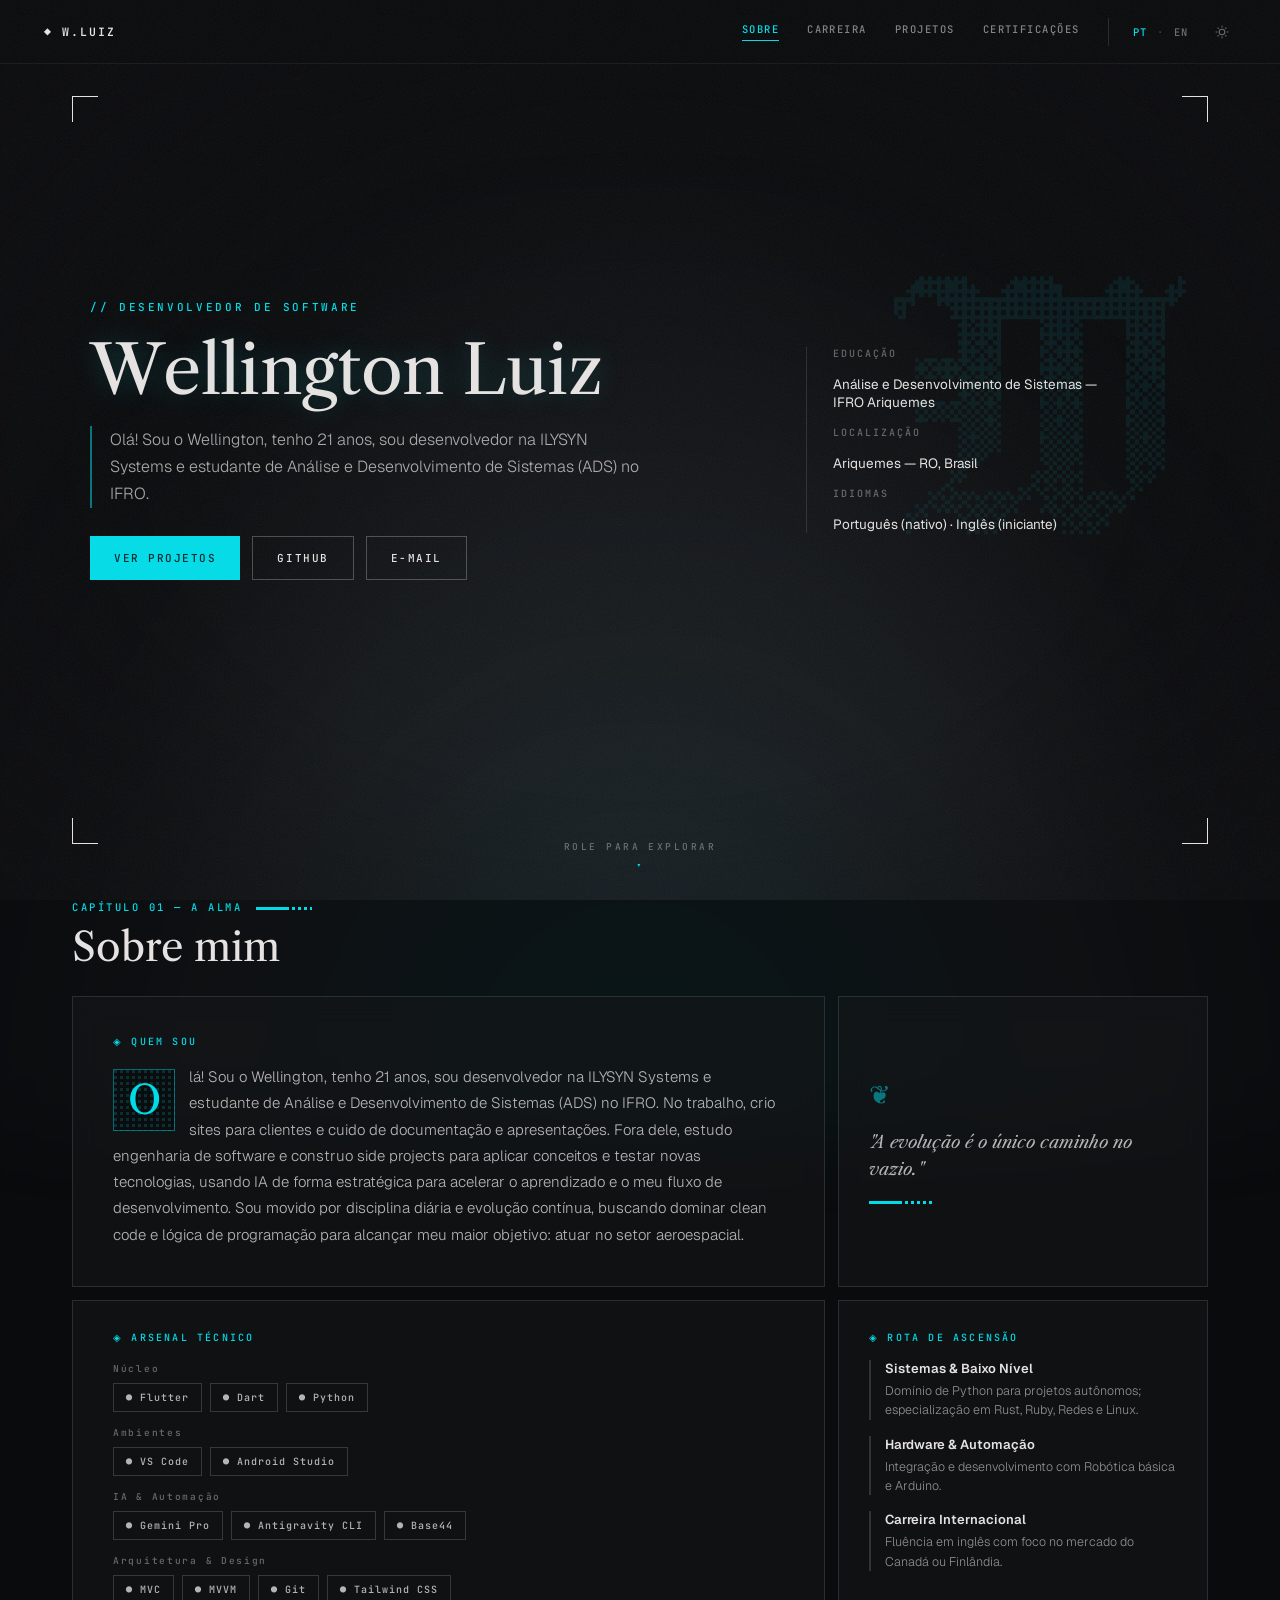
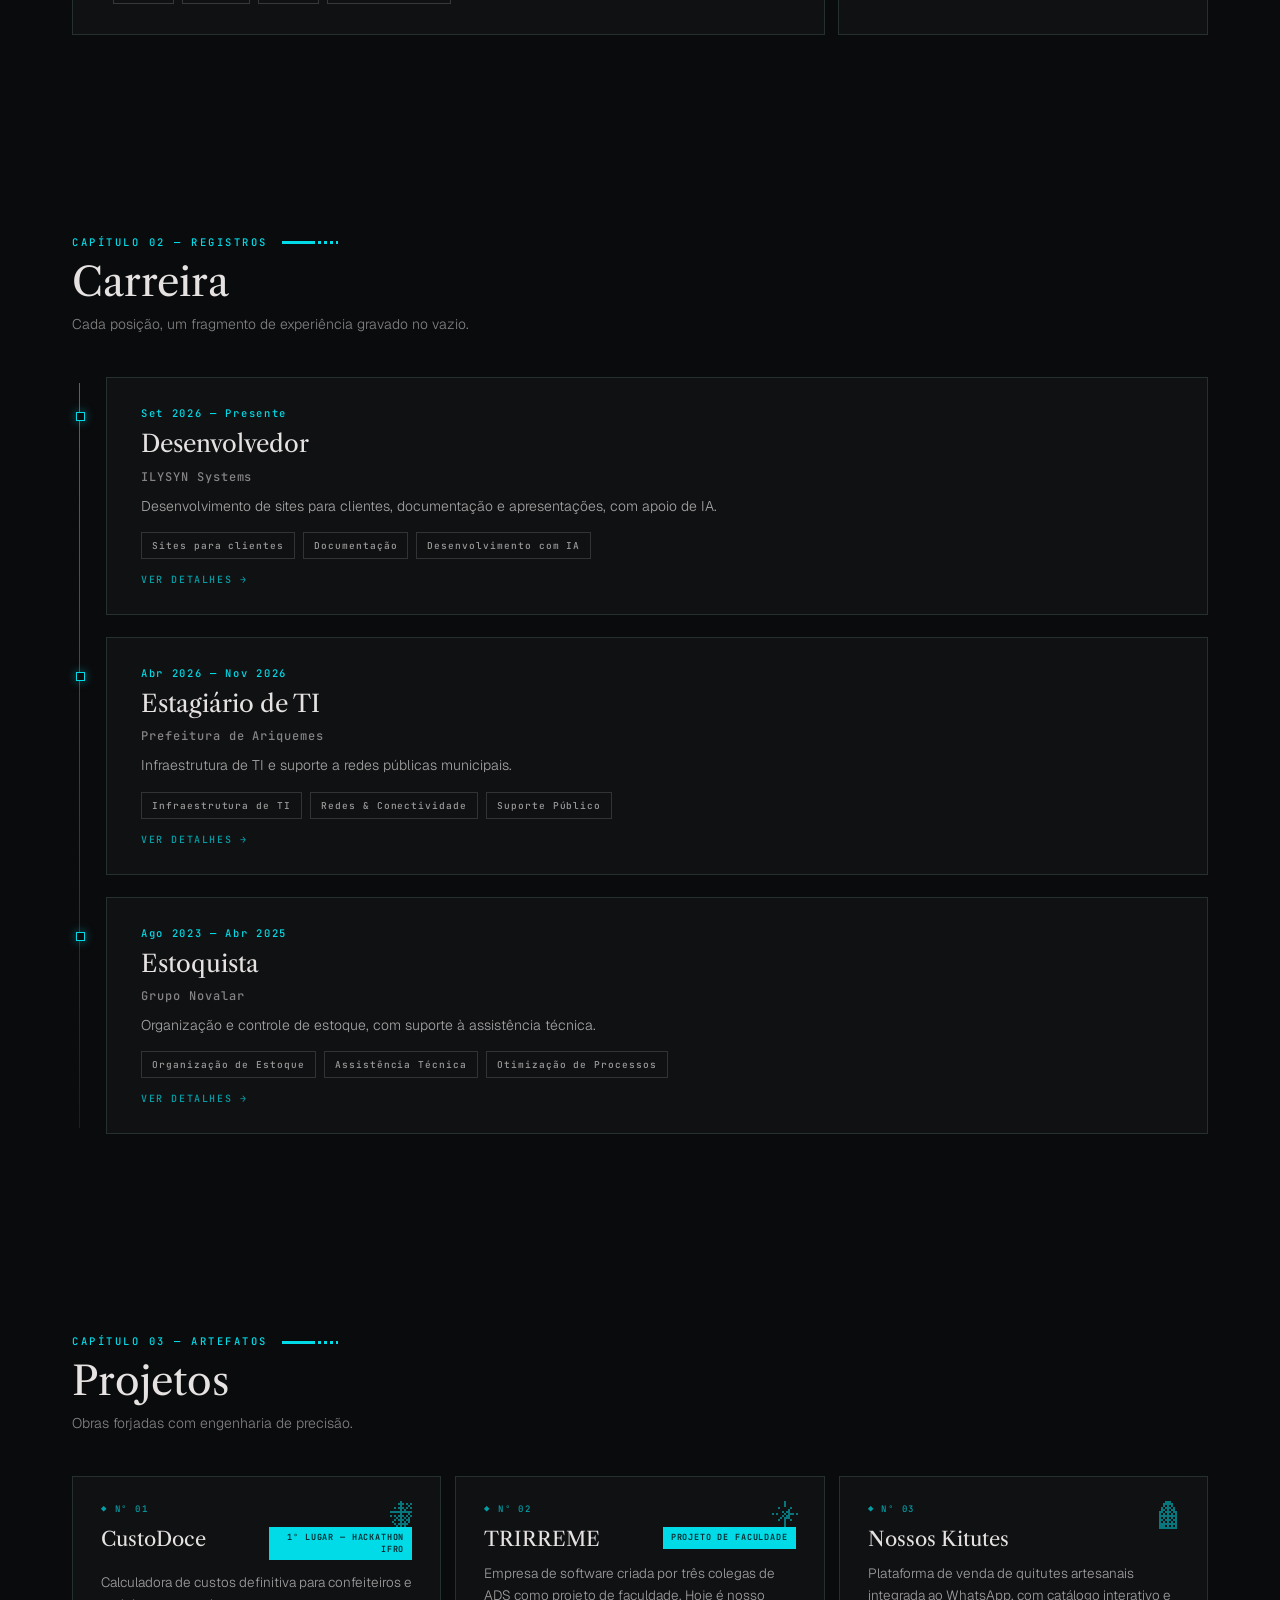
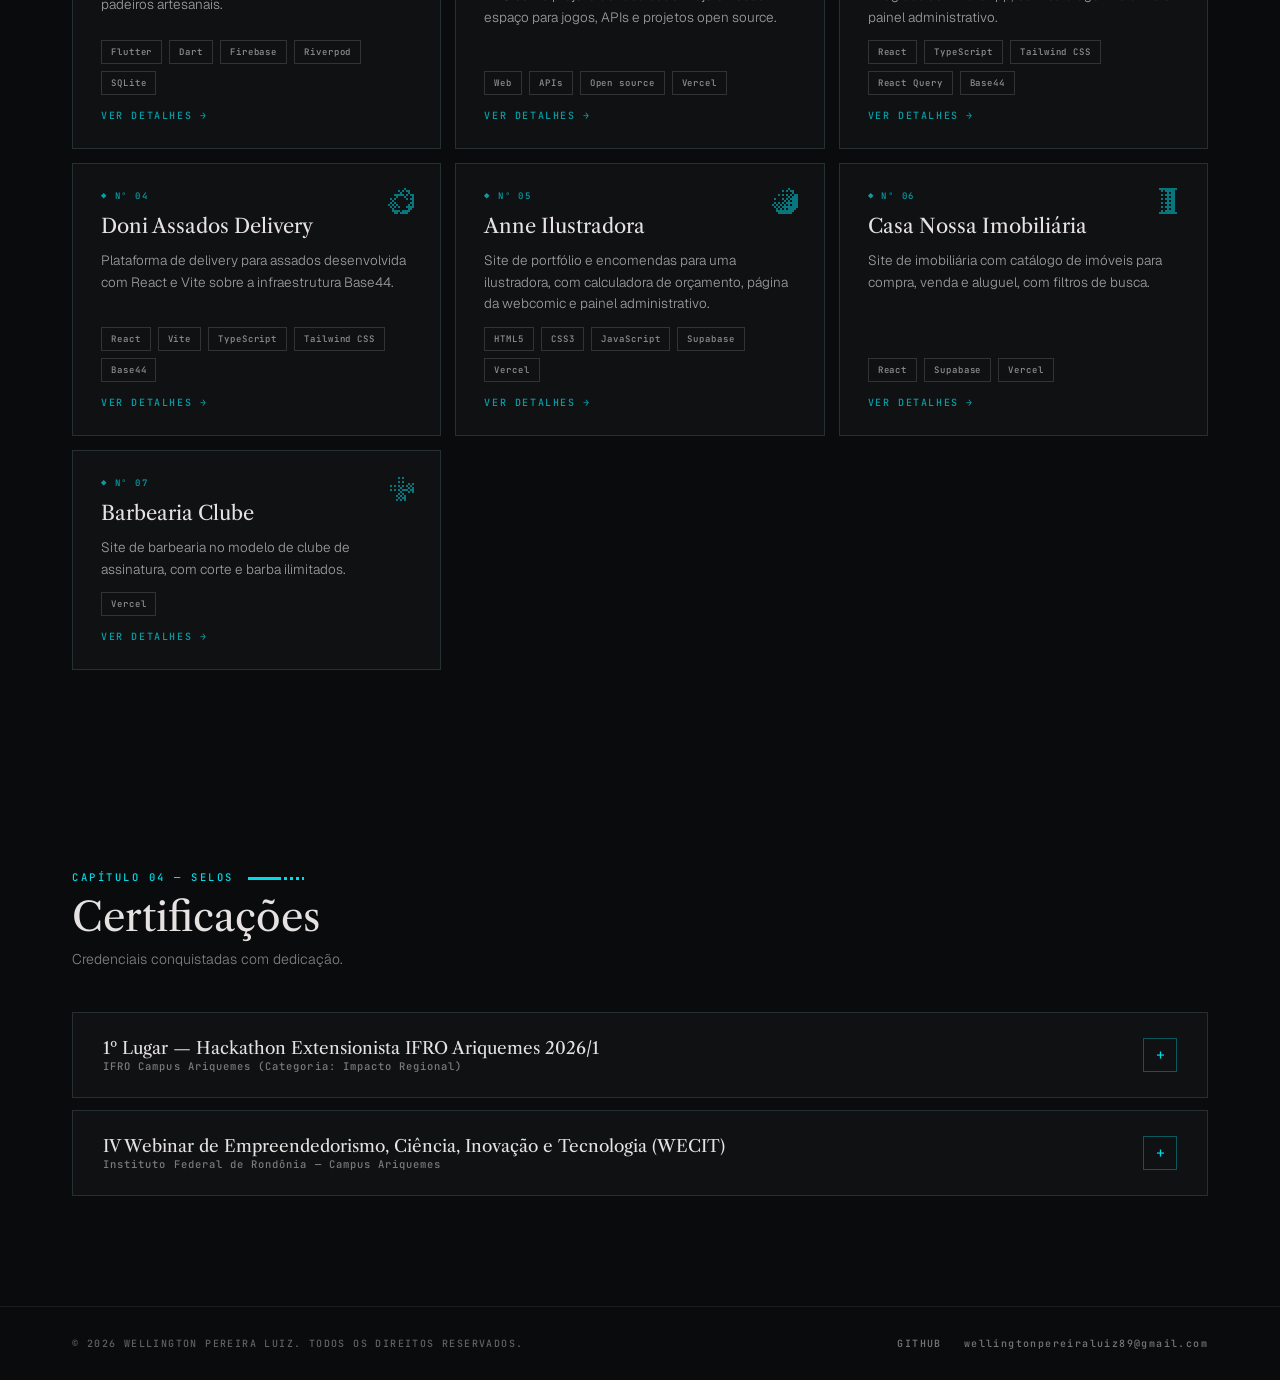
<file: index.html>
<!DOCTYPE html>
<html lang="pt-BR">
<head>
<meta charset="UTF-8">
<meta name="viewport" content="width=device-width, initial-scale=1.0">
<title>Wellington Luiz — Desenvolvedor de Software</title>
<meta name="description" content="Portfólio de Wellington Luiz, desenvolvedor de software em Ariquemes (RO): projetos, carreira e certificações.">
<link rel="canonical" href="https://wellingtonpereiraluiz.github.io/portfolio/">
<meta name="theme-color" content="#0a0b0d">
<!-- theme before first paint: dark by default, light if the visitor chose it -->
<script>try{if(localStorage.getItem('wl_theme')==='light'){document.documentElement.dataset.theme='light';document.querySelector('meta[name="theme-color"]').setAttribute('content','#edebe4')}}catch(e){}</script>

<!-- link previews (LinkedIn, WhatsApp, X…) -->
<meta property="og:type" content="website">
<meta property="og:site_name" content="Wellington Luiz">
<meta property="og:locale" content="pt_BR">
<meta property="og:locale:alternate" content="en_US">
<meta property="og:url" content="https://wellingtonpereiraluiz.github.io/portfolio/">
<meta property="og:title" content="Wellington Luiz — Desenvolvedor de Software">
<meta property="og:description" content="Desenvolvedor na ILYSYN Systems e estudante de ADS no IFRO. Projetos, carreira e certificações.">
<meta property="og:image" content="https://wellingtonpereiraluiz.github.io/portfolio/assets/og-image.jpg">
<meta property="og:image:type" content="image/jpeg">
<meta property="og:image:width" content="1200">
<meta property="og:image:height" content="630">
<meta property="og:image:alt" content="Wellington Luiz — Desenvolvedor de Software">
<meta name="twitter:card" content="summary_large_image">
<meta name="twitter:title" content="Wellington Luiz — Desenvolvedor de Software">
<meta name="twitter:description" content="Desenvolvedor na ILYSYN Systems e estudante de ADS no IFRO. Projetos, carreira e certificações.">
<meta name="twitter:image" content="https://wellingtonpereiraluiz.github.io/portfolio/assets/og-image.jpg">
<meta name="twitter:image:alt" content="Wellington Luiz — Desenvolvedor de Software">

<link rel="icon" href="assets/favicon.svg" type="image/svg+xml">
<link rel="icon" href="assets/favicon-32.png" type="image/png" sizes="32x32">
<link rel="apple-touch-icon" href="assets/apple-touch-icon.png">
<link rel="preconnect" href="https://fonts.googleapis.com">
<link rel="preconnect" href="https://fonts.gstatic.com" crossorigin>
<link href="https://fonts.googleapis.com/css2?family=Libre+Caslon+Text:ital,wght@0,400;0,700;1,400&family=Geist:wght@300;400;500;600&family=JetBrains+Mono:wght@400;500;600&family=Jacquard+24&display=swap" rel="stylesheet">
<link rel="stylesheet" href="css/style.css">
</head>
<body>

<!-- atmospheric fixed layers -->
<div class="bg-base" aria-hidden="true"></div>
<div class="bg-fog" id="fogLayer" aria-hidden="true"></div>
<div class="bg-embers" id="embersLayer" aria-hidden="true"></div>
<div class="bg-vignette" aria-hidden="true"></div>
<div class="bg-grain" aria-hidden="true"></div>

<!-- shown only when JavaScript is off; the full site is rendered by js/app.js -->
<noscript>
  <main class="noscript">
    <p class="noscript-kicker">// DESENVOLVEDOR DE SOFTWARE</p>
    <h1>Wellington Luiz</h1>
    <p>Desenvolvedor na ILYSYN Systems e estudante de Análise e Desenvolvimento de Sistemas no IFRO, em Ariquemes (RO).</p>
    <p>Ative o JavaScript para ver projetos, carreira e certificações.</p>
    <p class="noscript-links">
      <a href="https://github.com/WellingtonPereiraLuiz">GitHub</a>
      <a href="mailto:wellingtonpereiraluiz89@gmail.com">wellingtonpereiraluiz89@gmail.com</a>
    </p>
  </main>
</noscript>

<!-- app root: navbar + sections + footer, rebuilt on lang/data change -->
<div id="app"></div>

<!-- modal (rendered on demand) -->
<div id="modalRoot"></div>

<!-- toast -->
<div id="toastRoot"></div>

<script src="js/supabase.js"></script>
<script src="js/validate.js"></script>
<script src="js/app.js"></script>
</body>
</html>
</file>
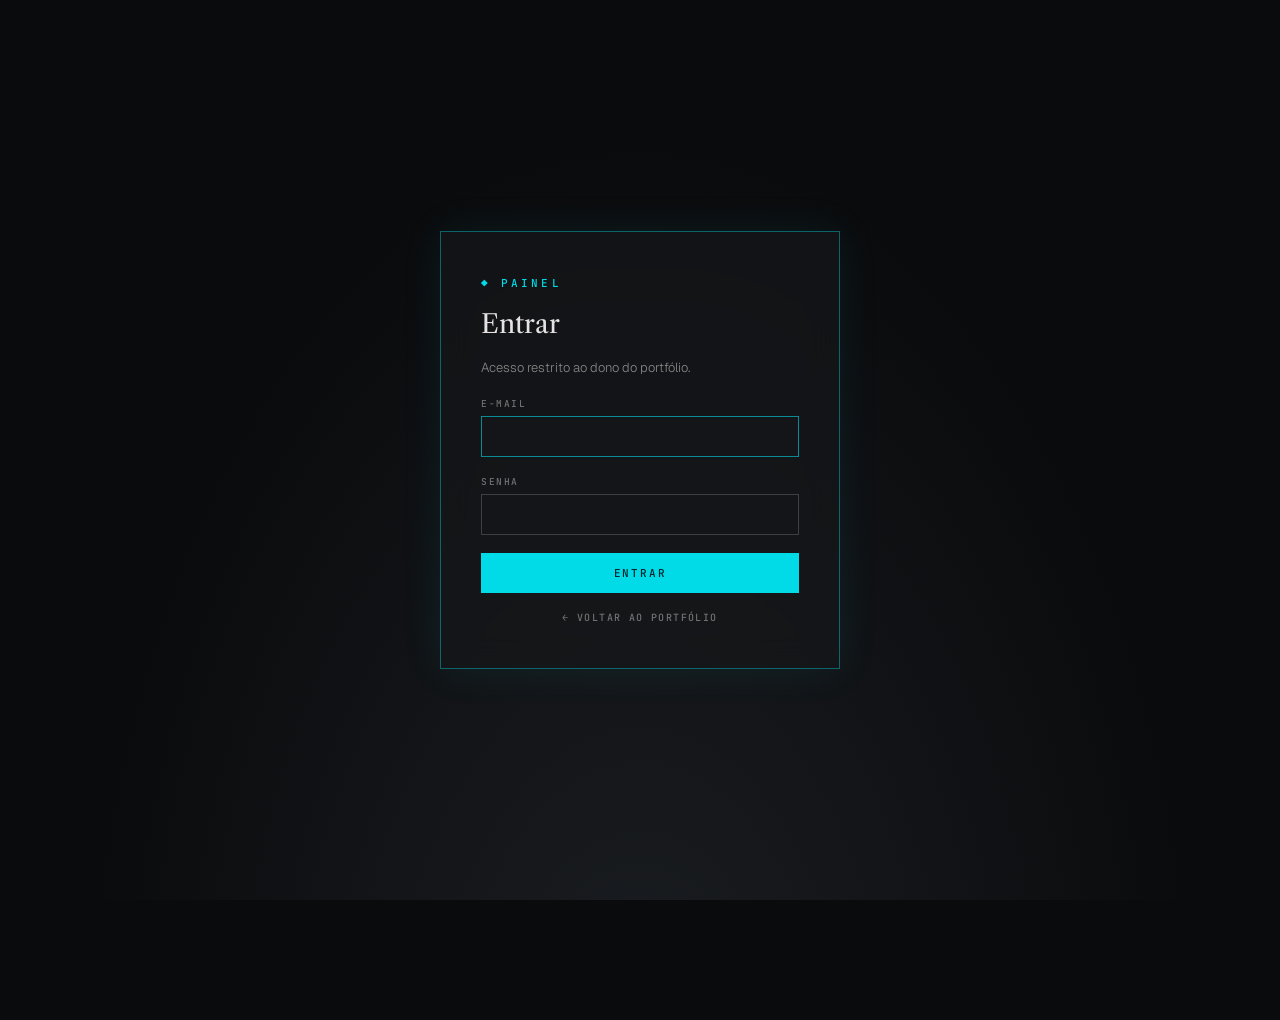
<file: admin.html>
<!DOCTYPE html>
<html lang="pt-BR">
<head>
<meta charset="UTF-8">
<meta name="viewport" content="width=device-width, initial-scale=1.0">
<meta name="robots" content="noindex, nofollow">
<title>Painel — Wellington Luiz</title>
<link rel="icon" href="assets/favicon.svg" type="image/svg+xml">
<link rel="icon" href="assets/favicon-32.png" type="image/png" sizes="32x32">
<link rel="preconnect" href="https://fonts.googleapis.com">
<link rel="preconnect" href="https://fonts.gstatic.com" crossorigin>
<link href="https://fonts.googleapis.com/css2?family=Libre+Caslon+Text:ital,wght@0,400;0,700;1,400&family=Geist:wght@300;400;500;600&family=JetBrains+Mono:wght@400;500;600&display=swap" rel="stylesheet">
<link rel="stylesheet" href="css/style.css">
<link rel="stylesheet" href="css/admin.css">
</head>
<body>

<div class="bg-base" aria-hidden="true"></div>

<!-- panel root: login, editor and error screens are rendered by js/admin.js -->
<main id="painel" class="painel">
  <noscript><p class="painel-hint">O painel precisa de JavaScript.</p></noscript>
</main>

<!-- toast -->
<div id="toastRoot"></div>

<script src="js/supabase.js"></script>
<script src="js/validate.js"></script>
<script src="js/auth.js"></script>
<script src="js/admin.js"></script>
</body>
</html>
</file>
<file: css/style.css>
:root {
  --bg: #0a0b0d;
  --bg-alt: #1b1e22;
  --panel: rgb(var(--panel-rgb) / .55);
  --panel-border: rgb(var(--panel-edge-rgb) / .55);
  --text: #e5e2e1;
  --cyan: #00dbe7;
  --cyan-light: #74f5ff;
  --cyan-ink: #00262a;
  --pink: #ff4a8d;
  --font-serif: 'Libre Caslon Text', serif;
  --font-sans: 'Geist', system-ui, sans-serif;
  --font-mono: 'JetBrains Mono', monospace;
  --font-gothic: 'Jacquard 24', serif;
  /* the same colors as channels, so they can take any opacity */
  --accent-rgb: 0 219 231;
  --accent-light-rgb: 116 245 255;
  --text-rgb: 229 226 225;
  --text-a: 1;              /* light theme raises the faded text a little */
  --line-rgb: 255 255 255;
  --bg-rgb: 10 11 13;
  --panel-rgb: 22 24 27;
  --panel-edge-rgb: 58 73 75;
  --fog-rgb: 120 130 140;
  --ember-pink: #ffb1c4;
  --scroll-thumb: #2a2d31;
  --modal-top: #12151a;
  --modal-bottom: #0e1013;
  --grain-blend: normal;
  color-scheme: dark;
}
/* light theme: the same layout on parchment, with cobalt ink in place of cyan */
:root[data-theme="light"] {
  --bg: #edebe4;
  --bg-alt: #e2dfd4;
  --text: #17171c;
  --cyan: #1e34d6;
  --cyan-light: #14249c;
  --cyan-ink: #f4f2ec;
  --pink: #c4185a;
  --accent-rgb: 30 52 214;
  --accent-light-rgb: 20 36 156;
  --text-rgb: 23 23 28;
  --text-a: 1.45;
  --line-rgb: 23 23 28;
  --bg-rgb: 237 235 228;
  --panel-rgb: 250 249 244;
  --panel-edge-rgb: 30 52 214;
  --fog-rgb: 150 150 160;
  --ember-pink: #c4185a;
  --scroll-thumb: #c9c5b8;
  --modal-top: #f4f2ec;
  --modal-bottom: #edebe4;
  --grain-blend: multiply;
  color-scheme: light;
}

* { box-sizing: border-box; }

html {
  background: var(--bg);
  -webkit-text-size-adjust: 100%; text-size-adjust: 100%; /* no font inflation on iOS landscape */
}
/* scroll lock while a modal is open (stops the page moving behind it on phones) */
html.modal-open { overflow: hidden; }

body {
  margin: 0;
  background: var(--bg);
  font-family: var(--font-sans);
  color: var(--text);
  position: relative;
  min-height: 100vh;
  overflow-x: hidden;
  -webkit-tap-highlight-color: transparent; /* custom :active feedback below instead of the grey flash */
}

a { color: var(--cyan); }
a:hover { color: var(--cyan-light); }

::selection { background: rgb(var(--accent-rgb) / .25); }

::-webkit-scrollbar { width: 10px; }
::-webkit-scrollbar-track { background: var(--bg); }
::-webkit-scrollbar-thumb { background: var(--scroll-thumb); }
::-webkit-scrollbar-thumb:hover { background: var(--cyan); }

/* ── keyframes ── */
@keyframes emberRise {
  0% { transform: translateY(0); opacity: 0; }
  10% { opacity: .9; }
  100% { transform: translateY(-110vh); opacity: 0; }
}
@keyframes fogDrift {
  0% { transform: translateX(-4%); }
  100% { transform: translateX(4%); }
}
@keyframes bob {
  0%, 100% { transform: translateY(0); }
  50% { transform: translateY(7px); }
}
@keyframes overlayIn { from { opacity: 0; } to { opacity: 1; } }
@keyframes modalIn {
  0% { opacity: 0; transform: translateY(34px) scale(.965); filter: blur(10px); }
  100% { opacity: 1; transform: translateY(0) scale(1); filter: blur(0); }
}
@keyframes modalLineGrow { from { width: 0; } to { width: 64px; } }

@keyframes revealIn {
  from { opacity: 0; transform: translateY(38px) scale(.985); filter: blur(7px); }
  to { opacity: 1; transform: translateY(0) scale(1); filter: blur(0); }
}

/* ── atmospheric layers ── */
.bg-base {
  position: fixed; inset: 0; z-index: 0; pointer-events: none;
  background: radial-gradient(ellipse at 50% 120%, var(--bg-alt) 0%, var(--bg) 62%);
}
.bg-fog {
  position: fixed; left: -10%; right: -10%; bottom: -42%; height: 72%; z-index: 0;
  background: radial-gradient(ellipse at 50% 100%, rgb(var(--accent-rgb) / .11) 0%, rgb(var(--fog-rgb) / .09) 40%, transparent 75%);
  filter: blur(32px); pointer-events: none; opacity: .55;
  animation: fogDrift 15s ease-in-out infinite alternate;
  transition: transform 1.6s cubic-bezier(.22,1,.36,1), opacity 1.6s ease;
  will-change: transform;
}
.bg-fog.surge { transform: translateY(-46%) scaleY(1.5); }
.bg-embers { position: fixed; inset: 0; z-index: 0; pointer-events: none; }
.ember {
  position: absolute; bottom: -4px; border-radius: 0; opacity: 0; /* square: pixels, not sparks */
  animation-name: emberRise; animation-timing-function: linear; animation-iteration-count: infinite;
}
.bg-vignette {
  position: fixed; inset: 0; z-index: 0; pointer-events: none;
  background: radial-gradient(ellipse at 50% 50%, transparent 55%, rgb(var(--bg-rgb) / .55) 100%);
}

/* ── cinematic: film grain ── */
/* a small noise tile (SVG turbulence) at very low opacity; it only drifts on desktop,
   phones keep it still so the full-screen layer never repaints */
.bg-grain {
  position: fixed; inset: 0; z-index: 45; pointer-events: none; opacity: .055;
  background-image: url("data:image/svg+xml,%3Csvg xmlns='http://www.w3.org/2000/svg' width='180' height='180'%3E%3Cfilter id='n'%3E%3CfeTurbulence type='fractalNoise' baseFrequency='.85' numOctaves='2' stitchTiles='stitch'/%3E%3CfeColorMatrix values='0 0 0 0 1  0 0 0 0 1  0 0 0 0 1  0 0 0 .9 0'/%3E%3C/filter%3E%3Crect width='100%25' height='100%25' filter='url(%23n)'/%3E%3C/svg%3E");
  background-size: 180px 180px; mix-blend-mode: var(--grain-blend);
}
@media (hover: hover) and (min-width: 721px) {
  .bg-grain { animation: grainShift .9s steps(6) infinite; }
}
@keyframes grainShift {
  0% { background-position: 0 0; }      20% { background-position: -42px 27px; }
  40% { background-position: 61px -18px; } 60% { background-position: -23px -54px; }
  80% { background-position: 38px 46px; } 100% { background-position: 0 0; }
}

/* ── cinematic: opening letterbox (bars created by js/app.js, first load only) ── */
.letterbox {
  position: fixed; left: 0; right: 0; height: 14vh; z-index: 70; background: #000; pointer-events: none;
}
.letterbox-top { top: 0; transform-origin: top; }
.letterbox-bottom { bottom: 0; transform-origin: bottom; }
.letterbox.open { animation: letterboxOpen 1.25s cubic-bezier(.76,0,.24,1) .15s forwards; }
@keyframes letterboxOpen { to { transform: scaleY(0); } }

/* ── cinematic: hero opening sequence (html.intro, first load only) ── */
.sr-only {
  position: absolute; width: 1px; height: 1px; padding: 0; margin: -1px;
  overflow: hidden; clip: rect(0 0 0 0); white-space: nowrap; border: 0;
}
.hn-word { display: inline-block; white-space: nowrap; }
.hn-ch { display: inline-block; }
.intro .hn-ch {
  animation: focusPull 1s cubic-bezier(.22,1,.36,1) both;
  animation-delay: calc(.45s + var(--i) * 45ms);
}
.intro .hero-name { animation: nameFlare 2.4s ease-out 1.05s both; }
.intro .hero-kicker { animation: kickerIn 1.3s cubic-bezier(.22,1,.36,1) .3s both; }
.intro .hero-bio { animation: introRise 1s cubic-bezier(.22,1,.36,1) 1.15s both; }
.intro .hero-cta { animation: introRise 1s cubic-bezier(.22,1,.36,1) 1.3s both; }
.intro .hero-panel { animation: introRise 1s cubic-bezier(.22,1,.36,1) 1.45s both; }
.intro .corner, .intro .scroll-hint { animation: overlayIn 1.2s ease 1.6s both; }
@keyframes focusPull {
  0% { opacity: 0; transform: translateY(.32em); filter: blur(10px); }
  60% { opacity: 1; }
  100% { opacity: 1; transform: none; filter: blur(0); }
}
@keyframes nameFlare {
  0% { text-shadow: 0 0 28px rgb(var(--accent-rgb) / .22); }
  18% { text-shadow: 0 0 46px rgb(var(--accent-rgb) / .7), 0 0 4px rgb(var(--accent-light-rgb) / .5); }
  100% { text-shadow: 0 0 28px rgb(var(--accent-rgb) / .22); }
}
@keyframes kickerIn {
  from { opacity: 0; letter-spacing: .55em; }
  to { opacity: 1; letter-spacing: .24em; }
}
@keyframes introRise {
  from { opacity: 0; transform: translateY(22px); }
  to { opacity: 1; transform: none; }
}

/* ── cinematic: hero drifts back as you scroll away (transform/opacity set in js) ── */
.hero-content, .hero-watermark { will-change: transform; }

/* ── navbar ── */
.navbar {
  position: fixed; top: 0; left: 0; right: 0; height: 64px; z-index: 40;
  display: flex; align-items: center; justify-content: space-between;
  padding: 0 44px; background: rgb(var(--bg-rgb) / .65);
  backdrop-filter: blur(16px); -webkit-backdrop-filter: blur(16px);
  border-bottom: 1px solid rgb(var(--line-rgb) / .06);
  transition: transform .45s cubic-bezier(.22,1,.36,1);
}
/* phones: the bar slides away while scrolling down and returns on scroll up (js/app.js) */
.navbar.nav-hidden { transform: translateY(-100%); }
.navbar-brand {
  display: flex; align-items: center; gap: 9px;
  font: 600 11.5px var(--font-mono); letter-spacing: .18em; color: var(--text); cursor: pointer;
  background: none; border: none; padding: 0;
}
.navbar-right { display: flex; align-items: center; gap: 28px; }
.navbar-nav { display: flex; align-items: center; gap: 28px; list-style: none; margin: 0; padding: 0; }
.navbar-nav a {
  cursor: pointer; font: 500 10.5px var(--font-mono); letter-spacing: .14em;
  text-decoration: none; padding-bottom: 4px; transition: color .3s ease;
  color: rgb(var(--text-rgb) / calc(.55 * var(--text-a))); border-bottom: 1px solid transparent;
  background: none; border-left: none; border-right: none; border-top: none;
}
.navbar-nav a.active { color: var(--cyan); border-bottom: 1px solid var(--cyan); }
.navbar-lang {
  display: flex; align-items: center; gap: 8px; font: 500 10.5px var(--font-mono);
  letter-spacing: .1em; border-left: 1px solid rgb(var(--line-rgb) / .12); padding-left: 22px;
}
.navbar-lang button {
  cursor: pointer; padding: 3px 2px; color: rgb(var(--text-rgb) / calc(.45 * var(--text-a)));
  background: none; border: none; font: 500 10.5px var(--font-mono); letter-spacing: .1em;
}
.navbar-lang button.active { color: var(--cyan); }
.navbar-lang span { color: rgb(var(--text-rgb) / calc(.25 * var(--text-a))); }

section { position: relative; z-index: 1; }

/* ── hero ── */
.hero {
  min-height: 100vh; min-height: 100svh; /* svh: ignores the phone browser bar, so the hero fits */
  display: flex; align-items: center; justify-content: center;
  gap: 70px; padding: 110px clamp(24px, 5vw, 72px) 130px; box-sizing: border-box;
  position: relative; flex-wrap: wrap;
  overflow-x: clip; /* the oversized watermark bleeds past the right edge */
}
.hero-watermark {
  position: absolute; top: 50%; right: -40px; transform: translateY(-58%);
  font: 400 460px/1 var(--font-serif); color: rgb(var(--accent-rgb) / .035);
  pointer-events: none; user-select: none;
}
.hero-watermark canvas {
  display: block; width: 560px; height: 560px; image-rendering: pixelated; image-rendering: crisp-edges;
  opacity: .075;
}
.corner { position: absolute; width: 26px; height: 26px; pointer-events: none; border-color: rgb(var(--accent-rgb) / .35); }
.corner-tl { top: 96px; left: 72px; border-top: 1px solid; border-left: 1px solid; }
.corner-tr { top: 96px; right: 72px; border-top: 1px solid; border-right: 1px solid; }
.corner-bl { bottom: 56px; left: 72px; border-bottom: 1px solid; border-left: 1px solid; }
.corner-br { bottom: 56px; right: 72px; border-bottom: 1px solid; border-right: 1px solid; }

.hero-content {
  display: flex; align-items: center; gap: 56px; flex-wrap: wrap;
  width: 100%; max-width: 1100px; margin: 0 auto;
}
.hero-main { flex: 1 1 480px; min-width: min(480px, 100%); max-width: 660px; display: flex; flex-direction: column; gap: 20px; }
.hero-kicker { font: 500 11px var(--font-mono); letter-spacing: .24em; color: var(--cyan); }
.hero-name {
  font: 400 clamp(44px, 6vw, 68px)/1.06 var(--font-serif); color: var(--text);
  letter-spacing: -.01em; text-shadow: 0 0 28px rgb(var(--accent-rgb) / .22);
}
.hero-bio {
  font: 300 16px/1.7 var(--font-sans); color: rgb(var(--text-rgb) / calc(.72 * var(--text-a)));
  border-left: 2px solid rgb(var(--accent-rgb) / .5); padding-left: 18px; max-width: 560px;
}
.hero-cta { display: flex; gap: 12px; margin-top: 8px; flex-wrap: wrap; }
.btn-solid {
  cursor: pointer; font: 500 11px var(--font-mono); letter-spacing: .14em;
  color: var(--cyan-ink); background: var(--cyan); padding: 14px 24px;
  transition: box-shadow .3s ease; border: none;
}
.btn-solid:hover { box-shadow: 0 0 22px rgb(var(--accent-rgb) / .45); }
.btn-outline {
  font: 500 11px var(--font-mono); letter-spacing: .14em; color: var(--text);
  border: 1px solid rgb(var(--line-rgb) / .25); padding: 14px 24px; text-decoration: none;
  transition: border-color .3s ease, color .3s ease; display: inline-block;
}
.btn-outline:hover { border-color: var(--cyan); color: var(--cyan); }

.hero-panel {
  flex: 1 1 240px; min-width: 240px; max-width: 320px; display: flex; flex-direction: column;
  gap: 15px; border-left: 1px solid rgb(var(--line-rgb) / .12); padding-left: 26px;
}
.hero-panel-label { font: 500 10px var(--font-mono); letter-spacing: .2em; color: rgb(var(--text-rgb) / calc(.4 * var(--text-a))); }
.hero-panel-value { font: 400 13.5px var(--font-sans); color: var(--text); }

.scroll-hint {
  position: absolute; bottom: 28px; left: 50%; transform: translateX(-50%);
  display: flex; flex-direction: column; align-items: center; gap: 6px;
  font: 500 9.5px var(--font-mono); letter-spacing: .26em; color: rgb(var(--text-rgb) / calc(.4 * var(--text-a)));
}
.scroll-hint .arrow { color: var(--cyan); animation: bob 2.2s ease-in-out infinite; }

/* ── section headers ── */
.section-inner { padding: 90px 72px 110px; max-width: 1280px; margin: 0 auto; box-sizing: border-box; }
.about-inner { padding: 0 72px 110px; max-width: 1280px; margin: 0 auto; box-sizing: border-box; }
.section-head { margin-bottom: 44px; display: flex; flex-direction: column; gap: 10px; }
.about-head { margin-bottom: 26px; display: flex; flex-direction: column; gap: 10px; }
.section-kicker { font: 500 10.5px var(--font-mono); letter-spacing: .24em; color: var(--cyan); }
/* chapter cards: a light line draws after the kicker and the title rises out of a mask */
.section-kicker::after {
  content: ''; display: inline-block; vertical-align: middle; height: 3px; width: 0; margin-left: 14px;
  background: var(--dither-line, linear-gradient(90deg, var(--cyan), transparent)) left center / 72px 3px no-repeat;
  image-rendering: pixelated;
  transition: width 1.3s cubic-bezier(.22,1,.36,1) calc(var(--rv-delay, 0ms) + 350ms);
}
.revealed .section-kicker::after, .revealed-instant .section-kicker::after { width: 56px; }
.revealed > .section-title { animation: titleRise 1.15s cubic-bezier(.22,1,.36,1) calc(var(--rv-delay, 0ms) + 120ms) backwards; }
@keyframes titleRise {
  from { clip-path: inset(0 0 100% 0); transform: translateY(.45em); }
  to { clip-path: inset(0 0 0 0); transform: none; }
}
.section-title { font: 400 40px/1.15 var(--font-serif); color: var(--text); }
.section-sub { font: 300 14px var(--font-sans); color: rgb(var(--text-rgb) / calc(.55 * var(--text-a))); }

/* ── about bento ── */
.bento {
  display: grid; grid-template-columns: repeat(3, 1fr); grid-auto-rows: auto; gap: 13px;
}
.card {
  background: var(--panel); backdrop-filter: blur(14px); border: 1px solid var(--panel-border);
  transition: border-color .4s ease;
}
.card:hover { border-color: rgb(var(--accent-rgb) / .5); }
.card-bio { grid-column: 1 / 3; grid-row: 1 / 3; padding: 38px 40px; display: flex; flex-direction: column; gap: 16px; }
.card-quote { grid-row: 1 / 3; padding: 28px 30px; display: flex; flex-direction: column; justify-content: center; gap: 18px; }
.card-stack { grid-column: 1 / 3; padding: 30px 40px; display: flex; flex-direction: column; gap: 18px; }
.card-roadmap { padding: 30px; display: flex; flex-direction: column; gap: 16px; }
.card-label { font: 500 10px var(--font-mono); letter-spacing: .22em; color: var(--cyan); }
.card-bio-text { font: 300 15px/1.75 var(--font-sans); color: rgb(var(--text-rgb) / calc(.78 * var(--text-a))); }
.quote-mark { font: 400 26px var(--font-serif); color: rgb(var(--accent-rgb) / .5); }
.quote-text { font: italic 400 17px/1.6 var(--font-serif); color: rgb(var(--text-rgb) / calc(.78 * var(--text-a))); }
.quote-line { width: 72px; height: 3px; background: var(--dither-line, linear-gradient(90deg, var(--cyan), transparent)) left center / 72px 3px no-repeat; image-rendering: pixelated; }

.stack-groups { display: flex; flex-direction: column; gap: 14px; }
.stack-group { display: flex; flex-direction: column; gap: 8px; }
.stack-group-title { font: 500 9.5px var(--font-mono); letter-spacing: .18em; color: rgb(var(--text-rgb) / calc(.42 * var(--text-a))); }
.stack-items { display: flex; flex-wrap: wrap; gap: 8px; }
.stack-chip {
  white-space: nowrap;
  font: 500 10px var(--font-mono); letter-spacing: .1em; color: rgb(var(--text-rgb) / calc(.78 * var(--text-a)));
  border: 1px solid rgb(var(--line-rgb) / .16); padding: 7px 12px; transition: border-color .3s ease, color .3s ease;
}
.stack-chip:hover { border-color: var(--cyan); color: var(--cyan); }

.roadmap-item { border-left: 2px solid rgb(var(--line-rgb) / .14); padding-left: 14px; display: flex; flex-direction: column; gap: 4px; }
.roadmap-title { font: 600 13px var(--font-sans); color: var(--text); }
.roadmap-desc { font: 300 12.5px/1.55 var(--font-sans); color: rgb(var(--text-rgb) / calc(.6 * var(--text-a))); }

/* ── carreira ── */
.timeline { position: relative; padding-left: 34px; display: flex; flex-direction: column; gap: 22px; }
.timeline-line {
  position: absolute; left: 7px; top: 6px; bottom: 6px; width: 1px;
  background: linear-gradient(to bottom, rgb(var(--accent-rgb) / .6), rgb(var(--line-rgb) / .08));
}
.job-card {
  position: relative; cursor: pointer; background: var(--panel); backdrop-filter: blur(14px);
  border: 1px solid var(--panel-border); padding: 28px 34px; display: flex; flex-direction: column; gap: 10px;
  transition: border-color .4s ease, transform .4s ease;
}
@media (hover: hover) {
  .job-card:hover { border-color: rgb(var(--accent-rgb) / .6); transform: translateX(6px); }
}
.job-dot {
  position: absolute; left: -31px; top: 34px; width: 9px; height: 9px; background: var(--bg);
  border: 1px solid var(--cyan); box-shadow: 0 0 10px rgb(var(--accent-rgb) / .5);
}
.job-period { font: 500 10.5px var(--font-mono); letter-spacing: .16em; color: var(--cyan); }
.job-role { font: 400 24px/1.2 var(--font-serif); color: var(--text); }
.job-company { font: 500 12px var(--font-mono); letter-spacing: .08em; color: rgb(var(--text-rgb) / calc(.55 * var(--text-a))); }
.job-short { font: 300 14px/1.65 var(--font-sans); color: rgb(var(--text-rgb) / calc(.7 * var(--text-a))); max-width: 720px; }
.chip-row { display: flex; flex-wrap: wrap; gap: 8px; margin-top: 4px; }
.chip {
  font: 500 9.5px var(--font-mono); letter-spacing: .1em; color: rgb(var(--text-rgb) / calc(.65 * var(--text-a)));
  border: 1px solid rgb(var(--line-rgb) / .14); padding: 6px 10px;
}
.view-details { font: 500 10px var(--font-mono); letter-spacing: .16em; color: rgb(var(--accent-rgb) / .7); margin-top: 4px; }

/* ── projetos ── */
.project-grid { display: grid; grid-template-columns: repeat(auto-fit, minmax(300px, 1fr)); gap: 14px; }
.project-card {
  position: relative; cursor: pointer; overflow: hidden;
  background: var(--panel); backdrop-filter: blur(14px); border: 1px solid var(--panel-border);
  padding: 26px 28px; display: flex; flex-direction: column; gap: 12px;
  transition: border-color .4s ease, transform .4s ease;
}
@media (hover: hover) {
  .project-card:hover { border-color: rgb(var(--accent-rgb) / .6); transform: translateY(-5px); }
}
.project-topline {
  position: absolute; top: 0; left: 0; right: 0; height: 1px; opacity: 0;
  background: linear-gradient(90deg, transparent, rgb(var(--accent-rgb) / .7), transparent);
  transition: opacity .5s ease;
}
.project-card:hover .project-topline { opacity: 1; }
.project-emblem {
  position: absolute; right: 24px; top: 22px; width: 30px; height: 30px; pointer-events: none;
  opacity: .5; transition: opacity .5s ease;
}
.project-emblem canvas { display: block; width: 100%; height: 100%; image-rendering: pixelated; image-rendering: crisp-edges; }
.project-card:hover .project-emblem { opacity: 1; }
.project-card > :not(.project-emblem):not(.project-topline) { position: relative; }
.project-kicker { font: 500 9px var(--font-mono); letter-spacing: .2em; color: rgb(var(--accent-rgb) / .7); }
.project-head-row { display: flex; align-items: flex-start; justify-content: space-between; gap: 12px; }
.project-title { font: 400 20px/1.2 var(--font-serif); color: var(--text); }
.project-badge {
  flex: none; max-width: 46%; text-align: right;
  font: 600 8.5px/1.35 var(--font-mono); letter-spacing: .1em;
  color: var(--cyan-ink); background: var(--cyan); padding: 5px 8px;
}
.project-short { font: 300 13.5px/1.6 var(--font-sans); color: rgb(var(--text-rgb) / calc(.68 * var(--text-a))); flex: 1; }
.project-tags { display: flex; flex-wrap: wrap; gap: 7px; }
.tag { font: 500 9px var(--font-mono); letter-spacing: .1em; color: rgb(var(--text-rgb) / calc(.6 * var(--text-a))); border: 1px solid rgb(var(--line-rgb) / .14); padding: 5px 9px; }
.project-card .view-details { margin-top: 2px; }

/* ── certificações ── */
.cert-list { display: flex; flex-direction: column; gap: 12px; }
.cert-card {
  position: relative; background: var(--panel); backdrop-filter: blur(14px);
  transition: border-color .5s ease, box-shadow .5s ease;
  border: 1px solid var(--panel-border);
}
.cert-card:hover { border-color: rgb(var(--accent-rgb) / .5); }
.cert-card.open { border-color: rgb(var(--accent-rgb) / .4); box-shadow: 0 0 26px rgb(var(--accent-rgb) / .06); }
.cert-topline {
  position: absolute; top: 0; left: 0; right: 0; height: 1px;
  background: linear-gradient(90deg, transparent, rgb(var(--accent-rgb) / .7), transparent);
  transition: opacity .6s ease; opacity: 0;
}
.cert-card.open .cert-topline { opacity: 1; }
.cert-head { cursor: pointer; display: flex; align-items: center; justify-content: space-between; gap: 20px; padding: 24px 30px; }
.cert-name { font: 400 17px/1.3 var(--font-serif); color: var(--text); transition: color .4s ease; }
.cert-card.open .cert-name { color: var(--cyan-light); }
.cert-issuer { font: 500 10.5px var(--font-mono); letter-spacing: .1em; color: rgb(var(--text-rgb) / calc(.5 * var(--text-a))); }
.cert-chev {
  flex: none; width: 34px; height: 34px; display: flex; align-items: center; justify-content: center;
  border: 1px solid rgb(var(--accent-rgb) / .35); font: 400 15px var(--font-mono); color: var(--cyan);
  transition: transform .55s cubic-bezier(.22,1,.36,1), background .4s ease, box-shadow .4s ease;
}
.cert-card.open .cert-chev { transform: rotate(135deg); background: rgb(var(--accent-rgb) / .14); box-shadow: 0 0 14px rgb(var(--accent-rgb) / .3); }
.cert-collapse { overflow: hidden; max-height: 0; transition: max-height 1.15s cubic-bezier(.16,1,.3,1); }
.cert-body {
  padding: 2px 30px 24px; display: flex; flex-direction: column; gap: 14px;
  opacity: 0; transform: translateY(-22px); filter: blur(6px);
  transition: opacity .9s ease .3s, transform .9s cubic-bezier(.22,1,.36,1) .3s, filter .9s ease .3s;
}
.cert-card.open .cert-body { opacity: 1; transform: translateY(0); filter: blur(0); }
.cert-line {
  height: 1px; width: 0%; background: linear-gradient(90deg, rgb(var(--accent-rgb) / .45), transparent);
  transition: width 1.2s cubic-bezier(.22,1,.36,1) .35s;
}
.cert-card.open .cert-line { width: 100%; }
.cert-desc { font: 300 13.5px/1.7 var(--font-sans); color: rgb(var(--text-rgb) / calc(.72 * var(--text-a))); max-width: 760px; }
.cert-metas {
  display: grid; grid-template-columns: repeat(auto-fit, minmax(160px, 1fr)); gap: 12px;
  border-top: 1px solid rgb(var(--line-rgb) / .08); padding-top: 14px;
}
.cert-meta { display: flex; flex-direction: column; gap: 4px; }
.cert-meta-label { font: 500 9px var(--font-mono); letter-spacing: .18em; color: rgb(var(--text-rgb) / calc(.4 * var(--text-a))); }
.cert-meta-value { font: 400 13px var(--font-sans); color: var(--text); }
.cert-links { display: flex; flex-wrap: wrap; gap: 10px; }
.cert-link {
  font: 500 10px var(--font-mono); letter-spacing: .12em; color: var(--text);
  border: 1px solid rgb(var(--line-rgb) / .22); padding: 10px 16px; text-decoration: none;
  transition: border-color .3s ease, color .3s ease;
}
.cert-link:hover { border-color: var(--cyan); color: var(--cyan); }

/* ── footer ── */
.site-footer {
  position: relative; z-index: 1; border-top: 1px solid rgb(var(--line-rgb) / .07);
  padding: 30px 72px; display: flex; align-items: center; justify-content: space-between;
  flex-wrap: wrap; gap: 14px;
}
.footer-copy { font: 500 10px var(--font-mono); letter-spacing: .14em; color: rgb(var(--text-rgb) / calc(.4 * var(--text-a))); }
.footer-links { display: flex; flex-wrap: wrap; gap: 12px 22px; }
.footer-links a { font: 500 10px var(--font-mono); letter-spacing: .14em; color: rgb(var(--text-rgb) / calc(.5 * var(--text-a))); text-decoration: none; }
.footer-links a:hover { color: var(--cyan); }

/* ── data-reveal ── */
[data-reveal] { opacity: 0; transform: translateY(38px) scale(.985); filter: blur(7px); }
[data-reveal].revealed-instant { opacity: 1; transform: none; filter: none; }
[data-reveal].revealed {
  opacity: 1; transform: translateY(0) scale(1); filter: blur(0);
  transition: opacity 1s ease var(--rv-delay, 0ms), transform 1.1s cubic-bezier(.22,1,.36,1) var(--rv-delay, 0ms), filter 1s ease var(--rv-delay, 0ms);
}

/* ── modal ── */
.modal-overlay {
  position: fixed; inset: 0; z-index: 60; background: rgb(var(--bg-rgb) / .82);
  backdrop-filter: blur(10px); display: flex; align-items: center; justify-content: center;
  padding: 40px; animation: overlayIn .45s ease both;
}
.modal-box {
  position: relative; width: 640px; max-width: 92vw; max-height: 82vh; overflow: auto;
  background: linear-gradient(to bottom, var(--modal-top) 0%, var(--modal-bottom) 100%); border: 1px solid rgb(var(--accent-rgb) / .35);
  box-shadow: 0 30px 80px rgba(0,0,0,.6), 0 0 60px rgb(var(--accent-rgb) / .08);
  padding: 44px 48px; display: flex; flex-direction: column; gap: 18px;
  animation: modalIn .55s cubic-bezier(.22,1,.36,1) both;
}
.modal-topline { position: absolute; top: 0; left: 0; right: 0; height: 1px; background: linear-gradient(90deg, transparent, rgb(var(--accent-rgb) / .7), transparent); }
.modal-corner { position: absolute; width: 18px; height: 18px; pointer-events: none; border-color: rgb(var(--accent-rgb) / .4); }
.modal-corner-tl { top: 14px; left: 14px; border-top: 1px solid; border-left: 1px solid; }
.modal-corner-br { bottom: 14px; right: 14px; border-bottom: 1px solid; border-right: 1px solid; }
.modal-close {
  position: absolute; top: 14px; right: 14px; cursor: pointer; font: 500 10px var(--font-mono);
  letter-spacing: .14em; color: rgb(var(--text-rgb) / calc(.5 * var(--text-a))); border: 1px solid rgb(var(--line-rgb) / .14);
  padding: 8px 12px; display: flex; align-items: center; gap: 7px;
  transition: border-color .3s ease, color .3s ease, box-shadow .3s ease; background: rgb(var(--bg-rgb) / .5);
}
.modal-close:hover { border-color: var(--cyan); color: var(--cyan); box-shadow: 0 0 14px rgb(var(--accent-rgb) / .25); }
.modal-kicker { font: 500 10px var(--font-mono); letter-spacing: .22em; color: var(--cyan); }
.modal-title { font: 400 30px/1.15 var(--font-serif); color: var(--text); }
.modal-line { height: 1px; background: linear-gradient(90deg, var(--cyan), transparent); animation: modalLineGrow .9s cubic-bezier(.22,1,.36,1) .25s both; }
.modal-sub { font: 500 12px var(--font-mono); letter-spacing: .1em; color: rgb(var(--text-rgb) / calc(.55 * var(--text-a))); }
.modal-chips { display: flex; flex-wrap: wrap; gap: 8px; }
.modal-desc { font: 300 14.5px/1.75 var(--font-sans); color: rgb(var(--text-rgb) / calc(.75 * var(--text-a))); }
.modal-links { display: flex; flex-wrap: wrap; gap: 12px; margin-top: 6px; }
.modal-link {
  font: 500 10.5px var(--font-mono); letter-spacing: .14em; text-decoration: none; padding: 13px 22px;
  transition: box-shadow .3s ease, border-color .3s ease, color .3s ease;
}
.modal-link:hover { box-shadow: 0 0 20px rgb(var(--accent-rgb) / .35); border-color: var(--cyan) !important; }
.modal-link.primary { color: var(--cyan-ink); background: var(--cyan); border: 1px solid var(--cyan); }
.modal-link.secondary { color: var(--text); background: transparent; border: 1px solid rgb(var(--line-rgb) / .25); }

/* ── noscript fallback ── */
.noscript {
  position: relative; z-index: 1; max-width: 640px; margin: 0 auto; padding: 120px 20px;
  display: flex; flex-direction: column; gap: 16px; font: 300 16px/1.7 var(--font-sans); color: rgb(var(--text-rgb) / calc(.75 * var(--text-a)));
}
.noscript h1 { margin: 0; font: 400 clamp(40px, 8vw, 64px)/1.06 var(--font-serif); color: var(--text); }
.noscript p { margin: 0; }
.noscript-kicker { font: 500 11px var(--font-mono); letter-spacing: .24em; color: var(--cyan); }
.noscript-links { display: flex; flex-wrap: wrap; gap: 12px 22px; font: 500 12px var(--font-mono); }

/* ── keyboard focus ── */
:focus-visible { outline: 1px solid var(--cyan); outline-offset: 3px; }

/* ── toast ── */
.toast {
  position: fixed; bottom: 26px; left: 50%; transform: translateX(-50%); z-index: 200;
  background: rgb(var(--panel-rgb) / .95); border: 1px solid rgb(var(--accent-rgb) / .5); color: var(--text);
  font: 500 11.5px var(--font-mono); letter-spacing: .08em; padding: 14px 22px;
  box-shadow: 0 0 24px rgb(var(--accent-rgb) / .15); animation: overlayIn .3s ease both;
}

/* ── responsive ── */

/* tablets and phones: the about bento stacks into one column
   (the 3-column grid squeezed the bio to one word per line) */
@media (max-width: 860px) {
  .bento { grid-template-columns: 1fr; }
  .card-bio, .card-quote, .card-stack, .card-roadmap { grid-column: auto; grid-row: auto; }
  .card-quote { padding: 26px 30px; }
}

@media (max-width: 720px) {
  /* two rows: brand + PT/EN on top, section links below */
  .navbar {
    height: auto; flex-wrap: wrap;
    padding: 0 max(18px, env(safe-area-inset-right)) 0 max(18px, env(safe-area-inset-left));
  }
  .navbar-brand { height: 48px; }
  .navbar-right { display: contents; }
  .navbar-nav {
    order: 1; width: 100%; height: 44px; gap: 18px; justify-content: space-between;
    overflow-x: auto; scrollbar-width: none; border-top: 1px solid rgb(var(--line-rgb) / .06);
    scroll-behavior: smooth;
  }
  .navbar-nav::-webkit-scrollbar { display: none; }
  /* full-height links: a 44px tall tap area instead of the 17px text line */
  .navbar-nav a { flex: none; height: 100%; display: flex; align-items: center; padding-bottom: 0; font-size: 11px; }
  .navbar-nav a.active { box-shadow: inset 0 -1px 0 var(--cyan); border-bottom-color: transparent; }
  .navbar-lang { padding-left: 10px; gap: 0; }
  .navbar-lang button { min-width: 44px; min-height: 44px; font-size: 11.5px; }

  .hero { padding: 120px 20px 104px; gap: 40px; }
  .hero-content { gap: 36px; }
  .hero-watermark { font-size: 78vw; right: -6vw; }
  .corner-tl, .corner-tr { top: 104px; }
  .corner-tl, .corner-bl { left: 14px; }
  .corner-tr, .corner-br { right: 14px; }
  .hero-kicker { font-size: 11.5px; letter-spacing: .2em; }
  .hero-bio { font-size: 15.5px; padding-left: 16px; }
  /* main action full width, GitHub + E-mail side by side (no orphan button on its own row) */
  .hero-cta { display: grid; grid-template-columns: 1fr 1fr; gap: 10px; }
  .hero-cta .btn-solid { grid-column: 1 / -1; }
  .hero-cta .btn-solid, .hero-cta .btn-outline { min-height: 48px; padding: 0 16px; display: flex; align-items: center; justify-content: center; font-size: 12px; }
  .hero-panel {
    min-width: 0; max-width: none; flex-basis: 100%; gap: 6px; padding-left: 18px;
    border-left-color: rgb(var(--accent-rgb) / .25);
  }
  .hero-panel-label { margin-top: 8px; font-size: 10.5px; }
  .hero-panel-label:first-child { margin-top: 0; }
  .hero-panel-value { font-size: 14.5px; line-height: 1.45; }
  .scroll-hint { bottom: 22px; font-size: 10px; }

  .section-inner { padding: 64px 20px 72px; }
  .about-inner { padding: 8px 20px 72px; }
  .section-head { margin-bottom: 30px; }
  .section-title { font-size: 34px; }
  .section-kicker { font-size: 11px; letter-spacing: .2em; }

  .card-bio, .card-stack, .card-roadmap, .card-quote { padding: 26px 22px; }
  .card-label { font-size: 11px; }
  .card-bio-text { font-size: 15.5px; }
  .stack-group-title { font-size: 10.5px; }
  .stack-chip { font-size: 11px; padding: 8px 11px; }

  .timeline { padding-left: 24px; gap: 16px; }
  .timeline-line { left: 4px; }
  .job-dot { left: -24px; top: 30px; }
  .job-card { padding: 24px 22px; }
  .job-role { font-size: 22px; }
  .job-period, .job-company { font-size: 11px; }
  .job-short { font-size: 14.5px; }
  .chip, .tag { font-size: 10.5px; }
  .view-details { font-size: 11px; padding-top: 4px; }

  .project-card { padding: 24px 22px; }
  .project-kicker { font-size: 10.5px; }
  .project-badge { font-size: 9.5px; }
  .project-short { font-size: 14.5px; }

  .cert-head { padding: 20px 20px; gap: 14px; }
  .cert-chev { width: 44px; height: 44px; }
  .cert-issuer { font-size: 11px; margin-top: 6px; line-height: 1.5; }
  .cert-body { padding: 2px 20px 22px; }
  .cert-desc { font-size: 14.5px; }
  .cert-metas { grid-template-columns: 1fr 1fr; }
  .cert-meta-label { font-size: 10px; }
  .cert-link { min-height: 44px; display: inline-flex; align-items: center; font-size: 11px; }

  .site-footer {
    flex-direction: column; align-items: flex-start; gap: 6px;
    padding: 26px max(20px, env(safe-area-inset-right)) calc(26px + env(safe-area-inset-bottom)) max(20px, env(safe-area-inset-left));
  }
  .footer-copy { font-size: 10.5px; line-height: 1.6; }
  .footer-links { gap: 0 22px; }
  .footer-links a { display: inline-flex; align-items: center; min-height: 44px; font-size: 11px; }

  /* modal becomes a bottom sheet: thumb-reachable, uses the full width */
  .modal-overlay { align-items: flex-end; padding: 0; }
  .modal-box {
    width: 100%; max-width: 100%; max-height: 88vh; max-height: 88svh;
    padding: 0 22px calc(28px + env(safe-area-inset-bottom));
    border-left: none; border-right: none; border-bottom: none;
    overscroll-behavior: contain;
    animation-name: sheetUp;
  }
  .modal-corner { display: none; }
  /* close button stays reachable while the sheet scrolls */
  .modal-close {
    position: sticky; top: 0; align-self: stretch; justify-content: flex-end; z-index: 2;
    margin: 0 -22px; padding: 14px 22px; min-height: 52px; font-size: 11px;
    border: none; border-bottom: 1px solid rgb(var(--line-rgb) / .06);
    background: rgb(var(--bg-rgb) / .94);
  }
  .modal-title { font-size: 26px; }
  .modal-desc { font-size: 15px; }
  .modal-link { min-height: 48px; display: inline-flex; align-items: center; font-size: 11px; }
  .toast { bottom: calc(22px + env(safe-area-inset-bottom)); max-width: calc(100vw - 32px); text-align: center; }
}
@media (max-width: 360px) {
  .navbar-nav { gap: 10px; }
  .navbar-nav a { letter-spacing: .06em; font-size: 10.5px; }
  .hero-cta { grid-template-columns: 1fr; }
}

@keyframes sheetUp {
  from { transform: translateY(100%); }
  to { transform: translateY(0); }
}

/* touch screens: no sticky hover; a short press feedback instead */
@media (hover: none) {
  .card:hover, .cert-card:hover { border-color: var(--panel-border); }
  .cert-card.open:hover { border-color: rgb(var(--accent-rgb) / .4); }
  .stack-chip:hover { border-color: rgb(var(--line-rgb) / .16); color: rgb(var(--text-rgb) / calc(.78 * var(--text-a))); }
  .job-card, .project-card, .cert-head, .btn-solid, .btn-outline, .cert-link, .modal-link {
    transition: transform .18s ease, border-color .3s ease, box-shadow .3s ease, background .3s ease;
  }
  .job-card:active, .project-card:active { transform: scale(.985); border-color: rgb(var(--accent-rgb) / .6); }
  .btn-solid:active, .btn-outline:active, .cert-link:active, .modal-link:active { transform: scale(.97); }
  .cert-head:active .cert-chev { background: rgb(var(--accent-rgb) / .2); }
}

/* phones and touch devices: drop the per-card backdrop blur and the blurred reveal.
   With ~25 blurred panels over animated layers, every scroll frame re-blurs the
   background — the main source of jank on mid-range Android. A slightly more opaque
   panel keeps the same look. */
@media (max-width: 720px), (hover: none) {
  .card, .job-card, .project-card, .cert-card {
    backdrop-filter: none; -webkit-backdrop-filter: none;
    background: rgb(var(--panel-rgb) / .86);
  }
  [data-reveal] { filter: none; }
  [data-reveal].revealed {
    filter: none;
    transition: opacity .9s ease var(--rv-delay, 0ms), transform 1s cubic-bezier(.22,1,.36,1) var(--rv-delay, 0ms);
  }
}

/* ── reduced motion ── */
@media (prefers-reduced-motion: reduce) {
  *, *::before, *::after {
    animation-duration: .01ms !important; animation-iteration-count: 1 !important;
    transition-duration: .01ms !important; transition-delay: 0ms !important;
  }
  .bg-embers { display: none; }
  .bg-grain { animation: none; }
  .bg-fog { animation: none; }
  .bg-fog.surge { transform: none; }
  [data-reveal] { opacity: 1; transform: none; filter: none; }
}

/* ── soft additions: dithering + a medieval touch ── */
/* illuminated initial on the bio */
.dropcap {
  float: left; margin: 5px 14px 0 0; width: 62px; height: 62px;
  display: flex; align-items: center; justify-content: center;
  font: 400 40px/1 var(--font-serif); color: var(--cyan);
  border: 1px solid rgb(var(--accent-rgb) / .45);
  background: var(--dither-dots, none) 0 0 / 6px 6px; image-rendering: pixelated;
}
/* the modal page gets a second, inner rule, like a manuscript frame */
.modal-box { outline: 1px solid rgb(var(--accent-rgb) / .14); outline-offset: -8px; }

/* theme toggle, sits with PT · EN */
.theme-toggle {
  cursor: pointer; display: inline-flex; align-items: center; justify-content: center;
  width: 28px; height: 28px; padding: 0; margin-left: 10px;
  background: none; border: none; color: rgb(var(--text-rgb) / calc(.5 * var(--text-a)));
  transition: color .3s ease;
}
.theme-toggle:hover { color: var(--cyan); }
.theme-toggle svg { width: 16px; height: 16px; }
:root[data-theme="light"] { --panel-border: rgb(var(--panel-edge-rgb) / .22); }
:root[data-theme="light"] .hero-watermark canvas { opacity: .1; }
:root[data-theme="light"] .bg-grain { filter: invert(1); opacity: .07; }
:root[data-theme="light"] .navbar { background: rgb(var(--bg-rgb) / .8); }
@media (max-width: 720px) {
  .theme-toggle { width: 44px; height: 44px; margin-left: 0; }
  .hero-watermark canvas { width: 88vw; height: 88vw; }
}
</file>
<file: css/admin.css>
/* Panel (admin.html). Loads after css/style.css and keeps its own dark look: the
   tokens below are the panel's, so a redesign of the public site doesn't change it. */
:root {
  --bg: #0a0b0d;
  --text: #e5e2e1;
  --cyan: #00dbe7;
  --cyan-ink: #00262a;
  --pink: #ff4a8d;
  --panel-border: rgba(58, 73, 75, .55);
  --font-serif: 'Libre Caslon Text', serif;
  --font-sans: 'Geist', system-ui, sans-serif;
  --font-mono: 'JetBrains Mono', monospace;
  color-scheme: dark;
}
html, body { background: var(--bg); }
body { color: var(--text); font: 400 15px/1.5 var(--font-sans); font-variant-numeric: normal; }
a { color: var(--cyan); }
::selection { background: rgba(0, 219, 231, .25); color: inherit; }
:focus-visible { outline: 1px solid var(--cyan); outline-offset: 3px; }
.bg-base {
  position: fixed; inset: 0; z-index: 0; pointer-events: none;
  background: radial-gradient(ellipse at 50% 120%, #1b1e22 0%, var(--bg) 62%);
}
.toast {
  background: rgba(16,18,21,.95); border: 1px solid rgba(0,219,231,.5); color: var(--text);
  font: 500 11.5px var(--font-mono); letter-spacing: .08em; padding: 14px 22px; box-shadow: 0 0 24px rgba(0,219,231,.15);
}

/* keep jumps and focused fields clear of the sticky header */
html { scroll-padding-top: 230px; }

.painel { position: relative; z-index: 1; max-width: 1080px; margin: 0 auto; padding: 0 44px 120px; }
.painel code { color: var(--cyan); font-family: var(--font-mono); }

/* ── gate: login / setup / loading / error ── */
.painel-gate { min-height: 100vh; display: flex; align-items: center; justify-content: center; padding: 24px 0; }
.painel-gate-box {
  width: min(400px, 100%); background: rgba(22,24,27,.7); backdrop-filter: blur(16px);
  border: 1px solid rgba(0,219,231,.4); padding: 44px 40px; display: flex; flex-direction: column; gap: 18px;
  box-shadow: 0 0 40px rgba(0,219,231,.08);
}
.painel-kicker { font: 500 11px var(--font-mono); letter-spacing: .28em; color: var(--cyan); }
.painel-gate-title { margin: 0; font: 400 26px var(--font-serif); color: var(--text); }
.painel-hint { margin: 0; font: 300 13px/1.6 var(--font-sans); color: rgba(229,226,225,.55); }
.painel-error { margin: 0; font: 500 11.5px/1.5 var(--font-mono); color: var(--pink); }
.painel-btn-solid {
  cursor: pointer; text-align: center; font: 500 11px var(--font-mono); letter-spacing: .16em;
  color: var(--cyan-ink); background: var(--cyan); padding: 13px; border: none;
}
.painel-btn-solid:hover { box-shadow: 0 0 18px rgba(0,219,231,.45); }
.painel-btn-solid:disabled { opacity: .6; cursor: wait; }
.painel-btn-ghost {
  cursor: pointer; text-align: center; font: 500 10px var(--font-mono); letter-spacing: .14em;
  color: rgba(229,226,225,.45); background: none; border: none; text-decoration: none;
}
.painel-btn-ghost:hover { color: var(--text); }

/* ── header ── */
.painel-head {
  position: sticky; top: 0; z-index: 10; display: flex; flex-wrap: wrap; align-items: flex-end;
  justify-content: space-between; gap: 16px; padding: 28px 0 0;
  background: rgba(10,11,13,.92); backdrop-filter: blur(14px); -webkit-backdrop-filter: blur(14px);
  border-bottom: 1px solid rgba(255,255,255,.1);
}
.painel-head-text { display: flex; flex-direction: column; gap: 6px; }
.painel-title { margin: 0; font: 400 28px var(--font-serif); color: var(--text); }
.painel-status { margin: 0; font: 500 10.5px var(--font-mono); letter-spacing: .08em; color: rgba(229,226,225,.5); }
.painel-dirty { color: var(--cyan); }
.painel-actions { display: flex; gap: 10px; flex-wrap: wrap; }
.painel-btn {
  cursor: pointer; font: 500 10.5px var(--font-mono); letter-spacing: .14em; padding: 12px 18px;
  border: none; text-decoration: none; display: inline-block;
}
.painel-btn-primary { color: var(--cyan-ink); background: var(--cyan); }
.painel-btn-primary:hover { box-shadow: 0 0 16px rgba(0,219,231,.45); }
.painel-btn-outline { color: var(--text); background: none; border: 1px solid rgba(255,255,255,.25); }
.painel-btn-outline:hover { border-color: var(--cyan); color: var(--cyan); }
.painel-btn-muted { color: rgba(229,226,225,.55); background: none; border: 1px solid rgba(255,255,255,.15); }
.painel-btn-muted:hover { color: var(--text); }
.painel-nav {
  flex-basis: 100%; display: flex; gap: 22px; overflow-x: auto; scrollbar-width: none; padding: 6px 0 14px;
}
.painel-nav::-webkit-scrollbar { display: none; }
.painel-nav a {
  flex: none; font: 500 10px var(--font-mono); letter-spacing: .14em; text-transform: uppercase;
  color: rgba(229,226,225,.55); text-decoration: none;
}
.painel-nav a:hover { color: var(--cyan); }

/* ── error summary ── */
.painel-errors {
  margin-top: 28px; border: 1px solid rgba(255,74,141,.5); background: rgba(255,74,141,.06);
  padding: 18px 22px; font: 400 13px/1.6 var(--font-sans); color: var(--text);
}
.painel-errors p { margin: 0 0 8px; }
.painel-errors ul { margin: 0; padding-left: 18px; }
.painel-errors button {
  cursor: pointer; background: none; border: none; padding: 2px 0; text-align: left;
  font: 400 13px/1.5 var(--font-sans); color: var(--pink); text-decoration: underline;
}

/* ── sections and fields ── */
.painel-section { display: flex; flex-direction: column; gap: 16px; padding-top: 40px; }
.painel-section-head { display: flex; align-items: center; justify-content: space-between; gap: 12px; flex-wrap: wrap; }
.painel-section-title { margin: 0; font: 500 10.5px var(--font-mono); letter-spacing: .22em; color: var(--cyan); }
.painel-fields { display: grid; grid-template-columns: 1fr 1fr; gap: 16px 18px; }
.painel-field { display: flex; flex-direction: column; gap: 6px; min-width: 0; }
.painel-field.span-full { grid-column: 1 / -1; }
.painel-label, .painel-lang label {
  font: 500 9.5px var(--font-mono); letter-spacing: .16em; color: rgba(229,226,225,.45); text-transform: uppercase;
}
.painel-req { color: var(--cyan); }
.painel-i18n { border: none; margin: 0; padding: 0; min-width: 0; }
.painel-i18n legend { padding: 0; margin-bottom: 6px; }
.painel-pair { display: grid; grid-template-columns: 1fr 1fr; gap: 12px; }
.painel-lang { display: flex; flex-direction: column; gap: 4px; min-width: 0; }
.painel-input {
  background: #131518; border: 1px solid rgba(255,255,255,.18); color: var(--text);
  padding: 11px 12px; font: 400 13px var(--font-sans); outline: none; width: 100%; box-sizing: border-box;
}
textarea.painel-input { font: 300 13px/1.6 var(--font-sans); resize: vertical; }
.painel-input:focus { border-color: rgba(0,219,231,.6); }
.painel-input[aria-invalid="true"] { border-color: var(--pink); }
.painel-link-row { display: grid; grid-template-columns: 1fr 2fr auto; gap: 10px; align-items: end; margin-bottom: 10px; }

/* ── list items ── */
.painel-items { display: flex; flex-direction: column; gap: 10px; }
.painel-item { background: rgba(22,24,27,.55); border: 1px solid var(--panel-border); }
.painel-item-head { display: flex; align-items: center; gap: 10px; padding-right: 12px; }
.painel-item-toggle {
  flex: 1; min-width: 0; cursor: pointer; display: flex; align-items: center; gap: 14px;
  background: none; border: none; padding: 16px 18px; text-align: left; color: var(--text);
}
.painel-item-n { flex: none; font: 500 10px var(--font-mono); letter-spacing: .14em; color: rgba(0,219,231,.7); }
.painel-item-title { flex: 1; min-width: 0; overflow: hidden; text-overflow: ellipsis; white-space: nowrap; font: 400 16px var(--font-serif); }
.painel-item-chev { flex: none; font: 400 16px var(--font-mono); color: var(--cyan); }
.painel-item-tools { display: flex; gap: 6px; flex: none; }
.painel-item-body { padding: 6px 18px 20px; border-top: 1px solid rgba(255,255,255,.06); }
.painel-item-body .painel-fields { padding-top: 14px; }
.painel-btn-sm {
  cursor: pointer; font: 500 9.5px var(--font-mono); letter-spacing: .12em; padding: 8px 10px;
  color: var(--text); background: none; border: 1px solid rgba(255,255,255,.18);
}
.painel-btn-sm:hover:not(:disabled) { border-color: var(--cyan); color: var(--cyan); }
.painel-btn-sm:disabled { opacity: .3; cursor: default; }
.painel-btn-danger { color: var(--pink); border-color: rgba(255,74,141,.4); }
.painel-btn-danger:hover:not(:disabled) { border-color: var(--pink); color: var(--pink); background: rgba(255,74,141,.1); }

/* ── history ── */
.painel-history { list-style: none; margin: 0; padding: 0; display: flex; flex-direction: column; gap: 8px; }
.painel-history li {
  display: flex; align-items: center; justify-content: space-between; gap: 12px; flex-wrap: wrap;
  border: 1px solid var(--panel-border); padding: 10px 14px; font: 500 12px var(--font-mono); color: rgba(229,226,225,.75);
}

/* ── responsive ── */
@media (max-width: 720px) {
  html { scroll-padding-top: 0; }
  .painel { padding: 0 18px 100px; }
  .painel-head { position: static; }
  .painel-gate-box { padding: 36px 24px; }
  .painel-fields, .painel-pair { grid-template-columns: 1fr; }
  .painel-link-row { grid-template-columns: 1fr auto; }
  .painel-link-row .painel-link-url { grid-row: 2; grid-column: 1 / 2; }
  .painel-item-toggle { padding: 14px 12px; }
}
</file>
